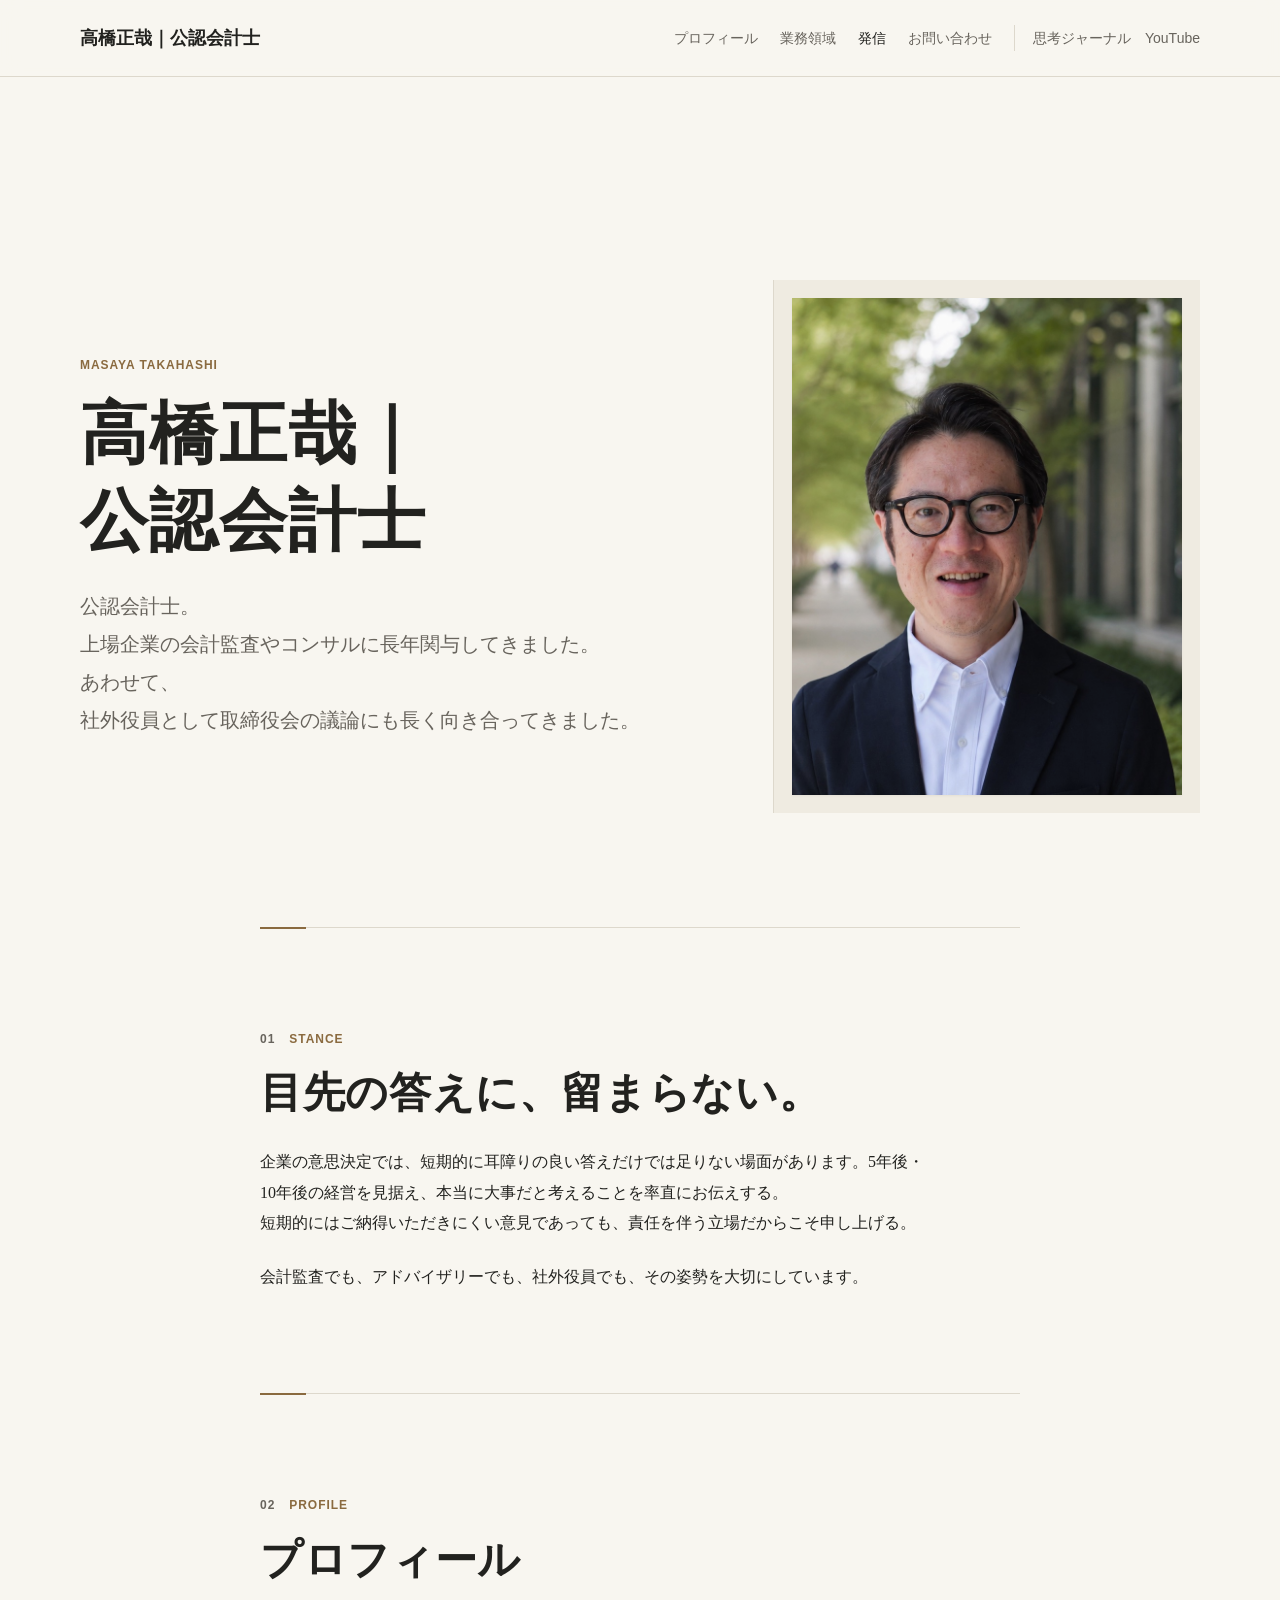
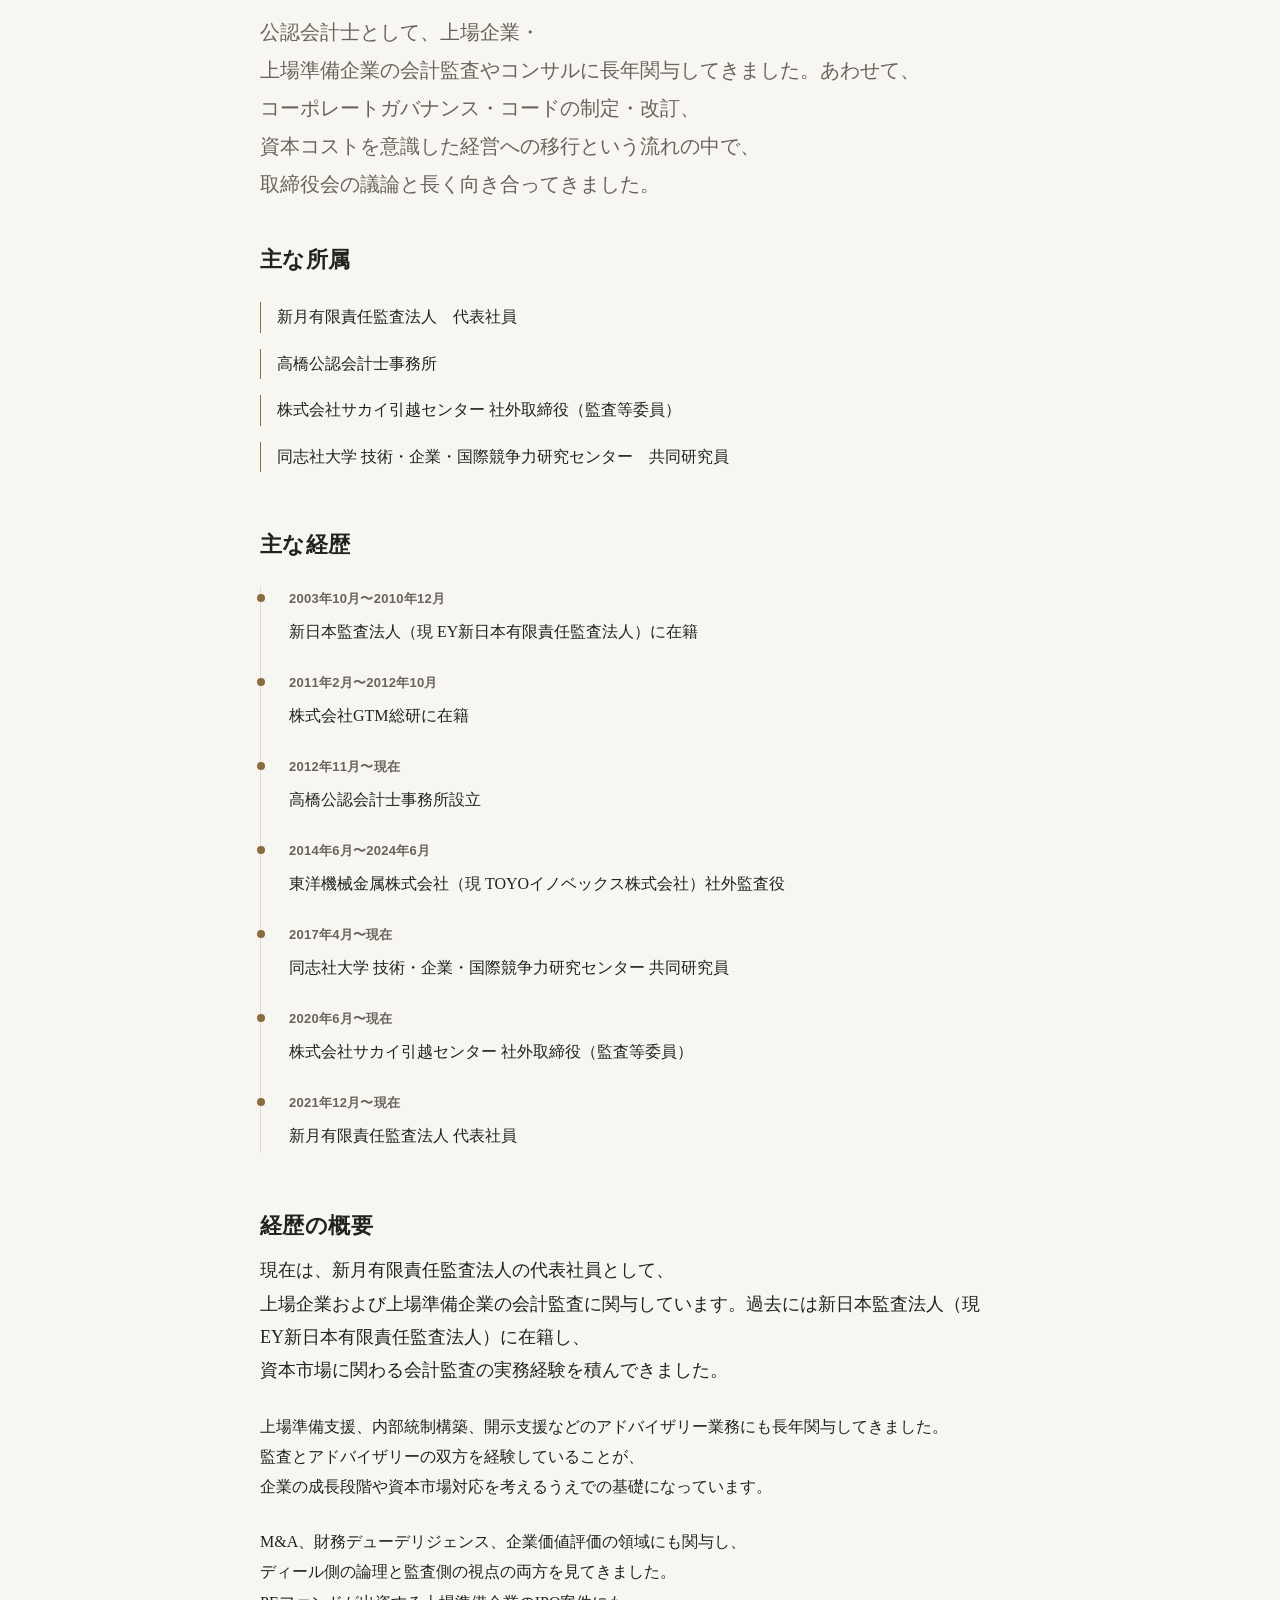
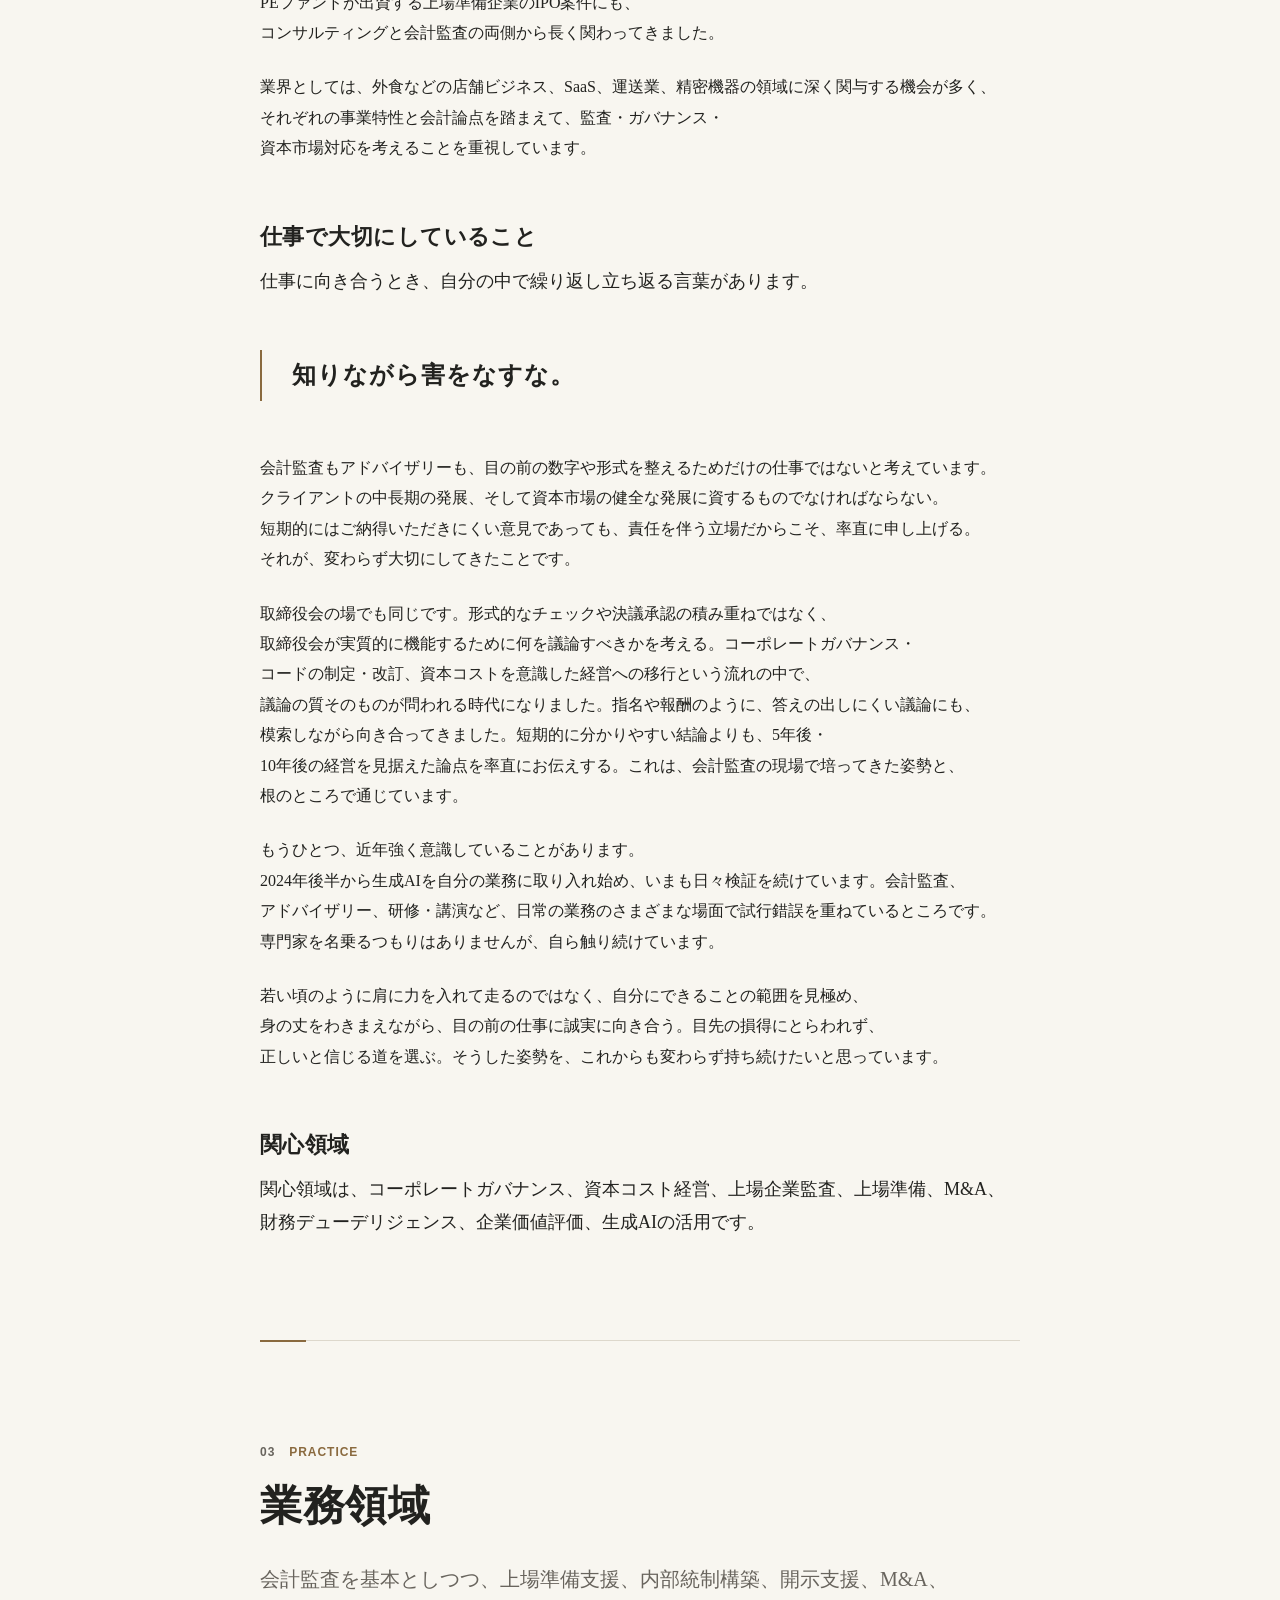
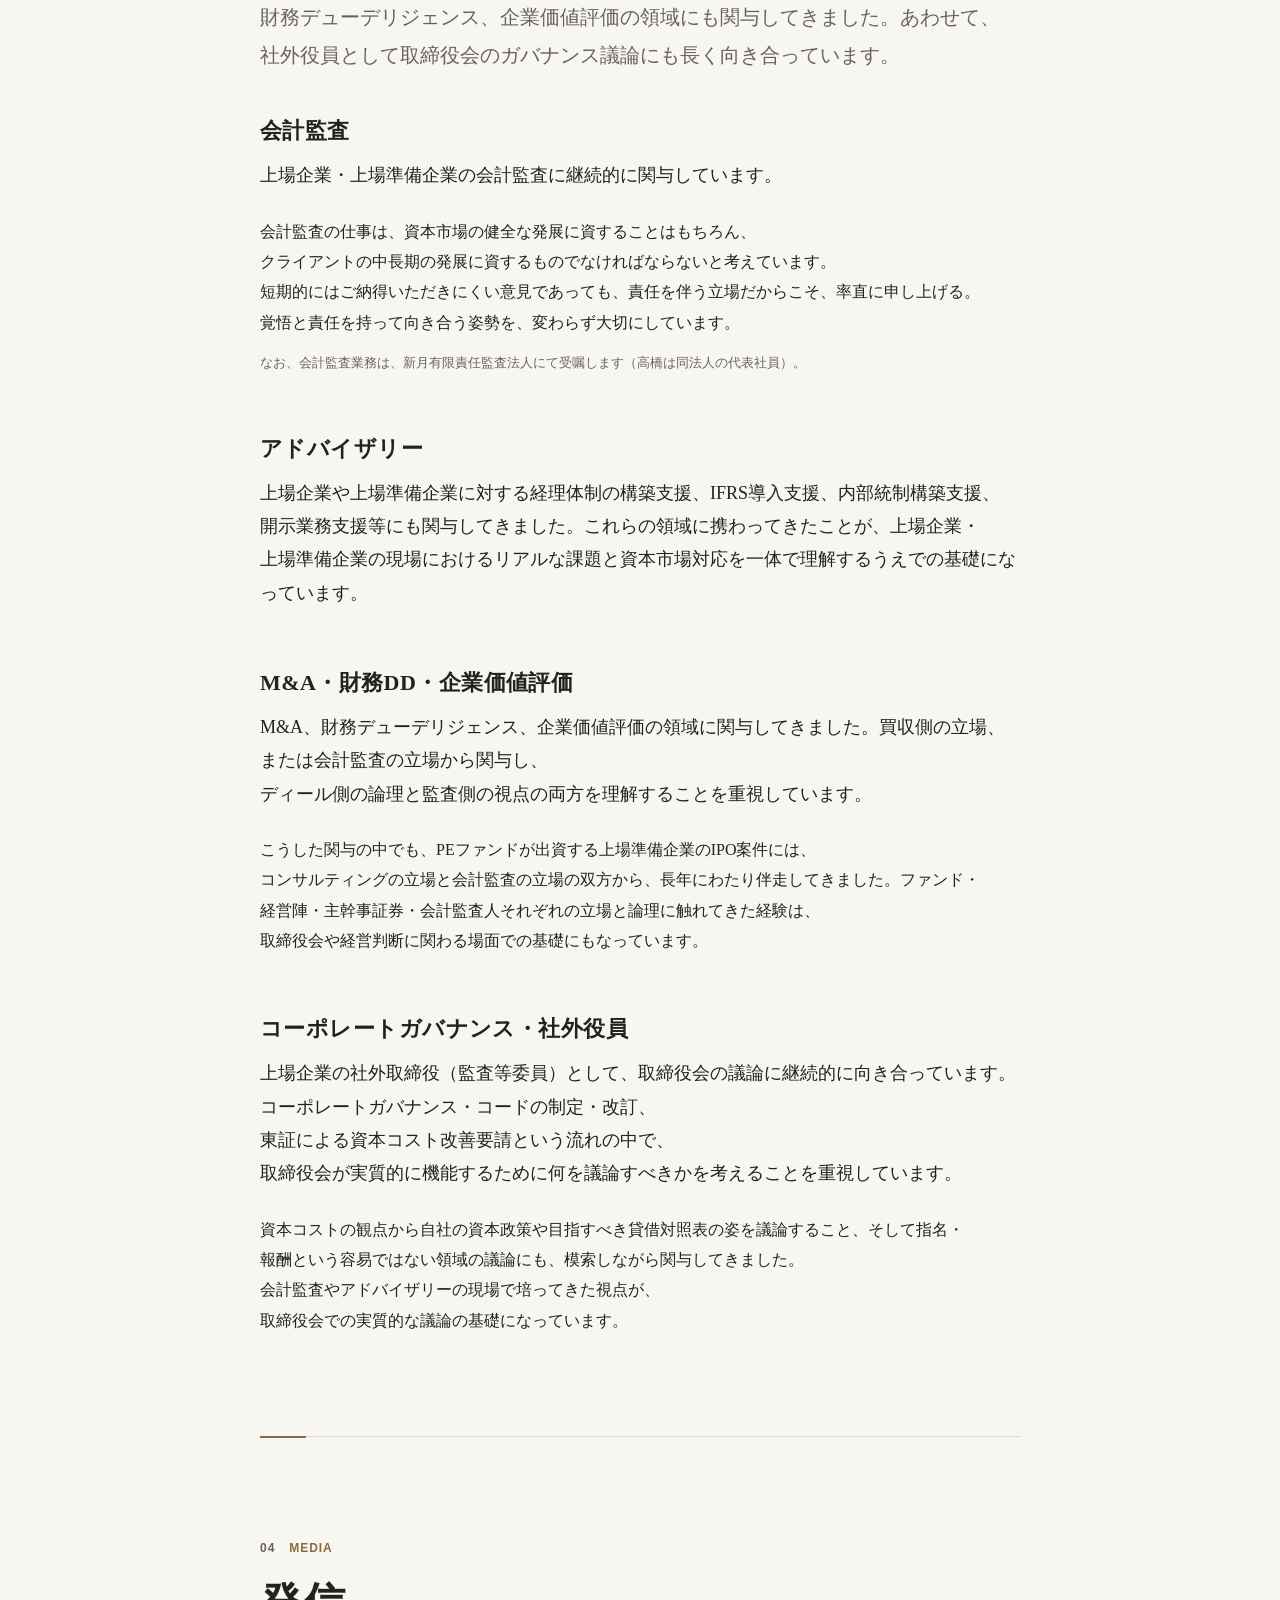
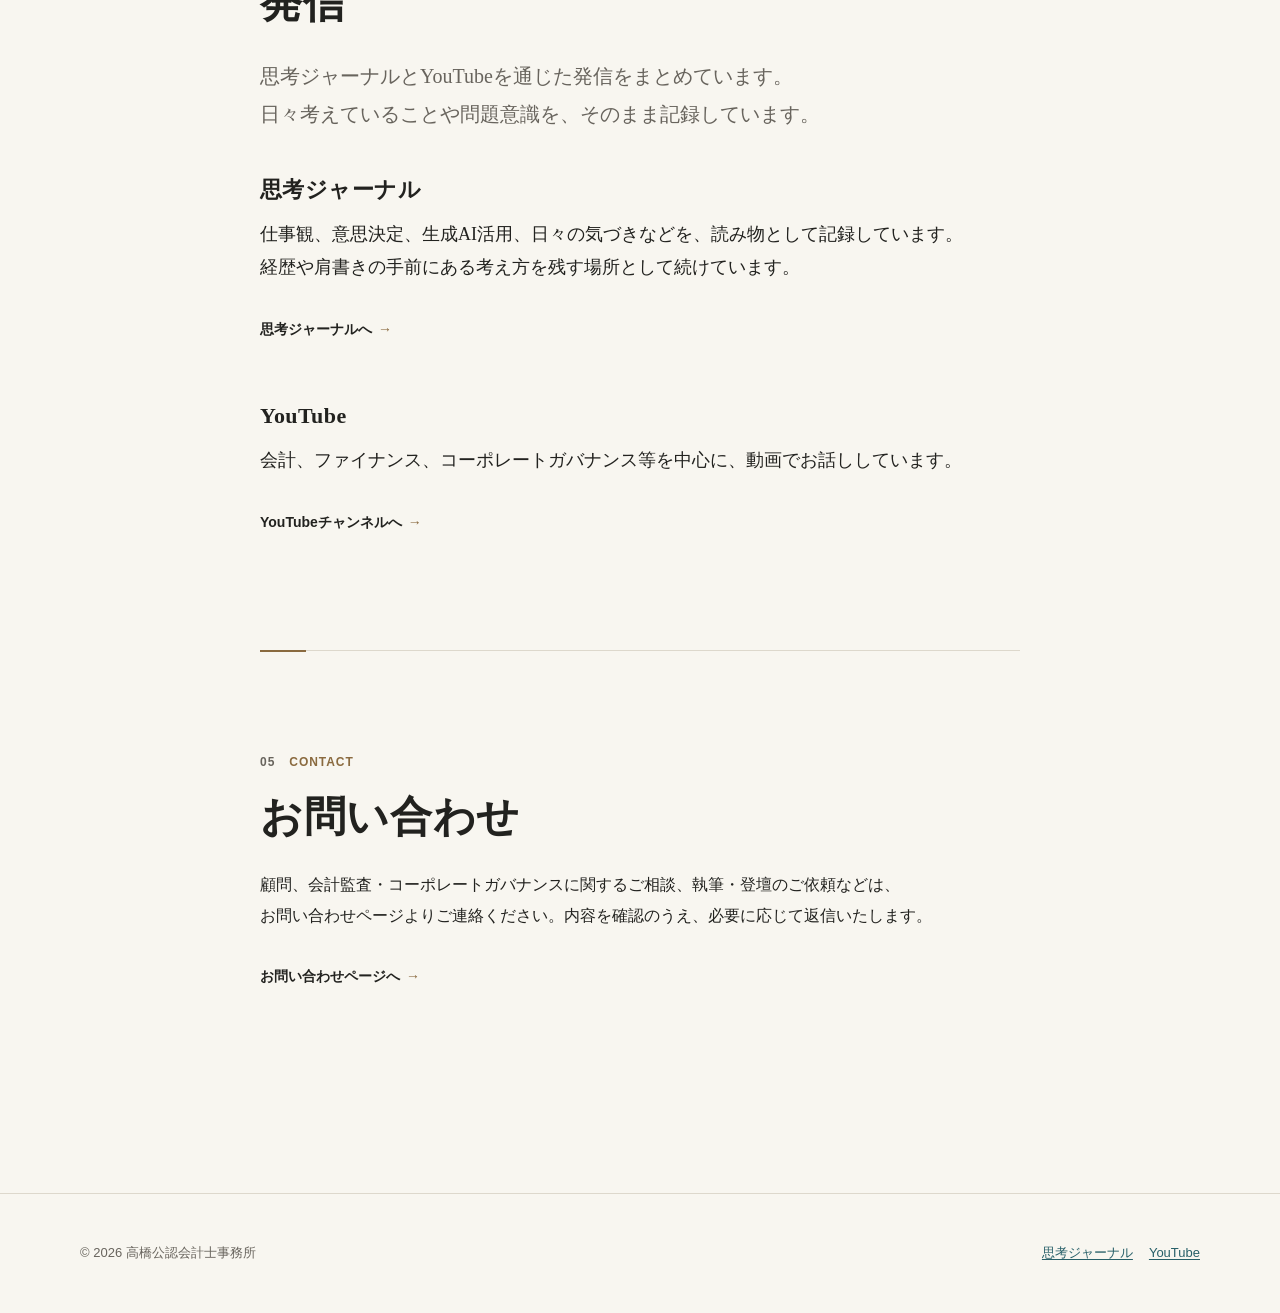
<file: index.html>
<!DOCTYPE html>
<html lang="ja">
<head>
  <meta charset="UTF-8">
  <meta name="viewport" content="width=device-width, initial-scale=1.0">
  <!-- Google tag (gtag.js) -->
  <script async src="https://www.googletagmanager.com/gtag/js?id=G-ZWQXEYSD6H"></script>
  <script>
    window.dataLayer = window.dataLayer || [];
    function gtag(){dataLayer.push(arguments);}
    gtag('js', new Date());
    gtag('config', 'G-ZWQXEYSD6H');
  </script>
  <meta name="description" content="公認会計士・高橋正哉の公式サイト。上場企業の会計監査やコンサルに長年関与してきました。あわせて、社外役員として取締役会の議論にも長く向き合ってきました。">
  <meta name="author" content="高橋正哉">
  <meta property="og:site_name" content="高橋正哉｜公認会計士">
  <meta property="og:type" content="website">
  <meta property="og:title" content="高橋正哉｜公認会計士">
  <meta property="og:description" content="公認会計士・高橋正哉の公式サイト。上場企業の会計監査やコンサルに長年関与してきました。あわせて、社外役員として取締役会の議論にも長く向き合ってきました。">
  <meta property="og:url" content="https://www.cpa-tm.com/">
  <meta property="og:image" content="https://www.cpa-tm.com/assets/img/ogp-default.jpg">
  <meta property="og:image:secure_url" content="https://www.cpa-tm.com/assets/img/ogp-default.jpg">
  <meta property="og:image:type" content="image/jpeg">
  <meta property="og:image:width" content="1200">
  <meta property="og:image:height" content="630">
  <meta property="og:image:alt" content="高橋正哉｜公認会計士／監査法人代表社員">
  <meta property="og:locale" content="ja_JP">
  <meta name="twitter:card" content="summary_large_image">
  <meta name="twitter:title" content="高橋正哉｜公認会計士">
  <meta name="twitter:description" content="公認会計士・高橋正哉の公式サイト。上場企業の会計監査やコンサルに長年関与してきました。あわせて、社外役員として取締役会の議論にも長く向き合ってきました。">
  <meta name="twitter:image" content="https://www.cpa-tm.com/assets/img/ogp-default.jpg">
  <meta name="twitter:image:alt" content="高橋正哉｜公認会計士／監査法人代表社員">
  <link rel="canonical" href="https://www.cpa-tm.com/">
  <link rel="icon" href="/assets/img/favicon.svg" type="image/svg+xml">
  <link rel="icon" type="image/png" sizes="32x32" href="/assets/img/favicon-32.png">
  <link rel="icon" type="image/png" sizes="192x192" href="/assets/img/favicon-192.png">
  <link rel="apple-touch-icon" href="/assets/img/apple-touch-icon.png">
  <link rel="stylesheet" href="assets/css/styles.css">
  <title>高橋正哉｜公認会計士</title>
  <script type="application/ld+json">
  {
    "@context": "https://schema.org",
    "@graph": [
      {
        "@type": "Person",
        "@id": "https://www.cpa-tm.com/#person",
        "name": "高橋 正哉",
        "alternateName": "Masaya Takahashi",
        "jobTitle": "公認会計士",
        "description": "公認会計士。上場企業の会計監査やコンサルに長年関与してきました。あわせて、社外役員として取締役会の議論にも長く向き合ってきました。",
        "affiliation": [
          {"@type": "Organization", "name": "新月有限責任監査法人"},
          {"@type": "Organization", "name": "高橋公認会計士事務所"},
          {"@type": "Organization", "name": "同志社大学 技術・企業・国際競争力研究センター"}
        ],
        "memberOf": {
          "@type": "Organization",
          "name": "株式会社サカイ引越センター",
          "description": "社外取締役（監査等委員）2020年〜現在"
        },
        "knowsAbout": [
          "コーポレートガバナンス",
          "コーポレートガバナンス・コード",
          "資本コスト経営",
          "上場会社監査",
          "上場準備支援",
          "監査等委員会設置会社",
          "M&A",
          "財務デューデリジェンス",
          "企業価値評価",
          "外食産業",
          "店舗ビジネス",
          "SaaS",
          "運送業",
          "精密機器"
        ],
        "url": "https://www.cpa-tm.com/",
        "sameAs": [
          "https://blog.cpa-tm.com/",
          "https://www.youtube.com/@cpa-tm"
        ]
      },
      {
        "@type": "ProfilePage",
        "@id": "https://www.cpa-tm.com/#profilepage",
        "url": "https://www.cpa-tm.com/",
        "name": "高橋正哉｜公認会計士",
        "inLanguage": "ja",
        "mainEntity": {"@id": "https://www.cpa-tm.com/#person"},
        "isPartOf": {"@id": "https://www.cpa-tm.com/#website"}
      },
      {
        "@type": "WebSite",
        "@id": "https://www.cpa-tm.com/#website",
        "name": "高橋正哉｜公認会計士",
        "url": "https://www.cpa-tm.com/",
        "inLanguage": "ja",
        "author": {"@id": "https://www.cpa-tm.com/#person"}
      }
    ]
  }
  </script>
</head>
<body>
  <header class="site-header">
    <div class="site-header-inner">
      <a class="site-title" href="index.html" aria-current="page">高橋正哉｜公認会計士</a>
      <nav class="site-nav" aria-label="主要ナビゲーション">
        <a href="#profile">プロフィール</a>
        <a href="#practice">業務領域</a>
        <a href="#media">発信</a>
        <a href="contact.html">お問い合わせ</a>
        <span class="external-links">
          <a href="https://blog.cpa-tm.com/">思考ジャーナル</a>
          <a href="https://www.youtube.com/@cpa-tm">YouTube</a>
        </span>
      </nav>
    </div>
  </header>

  <main class="page-main">
    <section class="hero wide-container" aria-labelledby="hero-title">
      <div class="hero-copy">
        <p class="eyebrow">Masaya Takahashi</p>
        <h1 class="hero-title" id="hero-title">高橋正哉｜公認会計士</h1>
        <p class="lead">公認会計士。上場企業の会計監査やコンサルに長年関与してきました。あわせて、社外役員として取締役会の議論にも長く向き合ってきました。</p>
      </div>
      <figure class="portrait-panel">
        <img src="assets/img/portrait.jpg" alt="公認会計士 高橋正哉のポートレート">
      </figure>
    </section>

    <section class="section-block content-container" aria-labelledby="stance-title">
      <p class="eyebrow">Stance</p>
      <h2 class="section-title" id="stance-title">目先の答えに、留まらない。</h2>
      <p>企業の意思決定では、短期的に耳障りの良い答えだけでは足りない場面があります。5年後・10年後の経営を見据え、本当に大事だと考えることを率直にお伝えする。短期的にはご納得いただきにくい意見であっても、責任を伴う立場だからこそ申し上げる。</p>
      <p>会計監査でも、アドバイザリーでも、社外役員でも、その姿勢を大切にしています。</p>
    </section>

    <section class="section-block content-container page-section" id="profile" aria-labelledby="profile-title">
      <p class="eyebrow">Profile</p>
      <h2 class="section-title" id="profile-title">プロフィール</h2>
      <p class="lead">公認会計士として、上場企業・上場準備企業の会計監査やコンサルに長年関与してきました。あわせて、コーポレートガバナンス・コードの制定・改訂、資本コストを意識した経営への移行という流れの中で、取締役会の議論と長く向き合ってきました。</p>

      <div class="subsection">
        <h3 class="subsection-title">主な所属</h3>
        <ul class="simple-list">
          <li>新月有限責任監査法人　代表社員</li>
          <li>高橋公認会計士事務所</li>
          <li>株式会社サカイ引越センター 社外取締役（監査等委員）</li>
          <li>同志社大学 技術・企業・国際競争力研究センター　共同研究員</li>
        </ul>
      </div>

      <div class="subsection">
        <h3 class="subsection-title">主な経歴</h3>
        <ol class="timeline">
          <li><span class="timeline-date">2003年10月〜2010年12月</span><span class="timeline-text">新日本監査法人（現 EY新日本有限責任監査法人）に在籍</span></li>
          <li><span class="timeline-date">2011年2月〜2012年10月</span><span class="timeline-text">株式会社GTM総研に在籍</span></li>
          <li><span class="timeline-date">2012年11月〜現在</span><span class="timeline-text">高橋公認会計士事務所設立</span></li>
          <li><span class="timeline-date">2014年6月〜2024年6月</span><span class="timeline-text">東洋機械金属株式会社（現 TOYOイノベックス株式会社）社外監査役</span></li>
          <li><span class="timeline-date">2017年4月〜現在</span><span class="timeline-text">同志社大学 技術・企業・国際競争力研究センター 共同研究員</span></li>
          <li><span class="timeline-date">2020年6月〜現在</span><span class="timeline-text">株式会社サカイ引越センター 社外取締役（監査等委員）</span></li>
          <li><span class="timeline-date">2021年12月〜現在</span><span class="timeline-text">新月有限責任監査法人 代表社員</span></li>
        </ol>
      </div>

      <div class="subsection">
        <h3 class="subsection-title">経歴の概要</h3>
        <p>現在は、新月有限責任監査法人の代表社員として、上場企業および上場準備企業の会計監査に関与しています。過去には新日本監査法人（現 EY新日本有限責任監査法人）に在籍し、資本市場に関わる会計監査の実務経験を積んできました。</p>
        <p>上場準備支援、内部統制構築、開示支援などのアドバイザリー業務にも長年関与してきました。監査とアドバイザリーの双方を経験していることが、企業の成長段階や資本市場対応を考えるうえでの基礎になっています。</p>
        <p>M&A、財務デューデリジェンス、企業価値評価の領域にも関与し、ディール側の論理と監査側の視点の両方を見てきました。PEファンドが出資する上場準備企業のIPO案件にも、コンサルティングと会計監査の両側から長く関わってきました。</p>
        <p>業界としては、外食などの店舗ビジネス、SaaS、運送業、精密機器の領域に深く関与する機会が多く、それぞれの事業特性と会計論点を踏まえて、監査・ガバナンス・資本市場対応を考えることを重視しています。</p>
      </div>

      <div class="subsection">
        <h3 class="subsection-title">仕事で大切にしていること</h3>
        <p>仕事に向き合うとき、自分の中で繰り返し立ち返る言葉があります。</p>
        <p class="pullquote">知りながら害をなすな。</p>
        <p>会計監査もアドバイザリーも、目の前の数字や形式を整えるためだけの仕事ではないと考えています。クライアントの中長期の発展、そして資本市場の健全な発展に資するものでなければならない。短期的にはご納得いただきにくい意見であっても、責任を伴う立場だからこそ、率直に申し上げる。それが、変わらず大切にしてきたことです。</p>
        <p>取締役会の場でも同じです。形式的なチェックや決議承認の積み重ねではなく、取締役会が実質的に機能するために何を議論すべきかを考える。コーポレートガバナンス・コードの制定・改訂、資本コストを意識した経営への移行という流れの中で、議論の質そのものが問われる時代になりました。指名や報酬のように、答えの出しにくい議論にも、模索しながら向き合ってきました。短期的に分かりやすい結論よりも、5年後・10年後の経営を見据えた論点を率直にお伝えする。これは、会計監査の現場で培ってきた姿勢と、根のところで通じています。</p>
        <p>もうひとつ、近年強く意識していることがあります。2024年後半から生成AIを自分の業務に取り入れ始め、いまも日々検証を続けています。会計監査、アドバイザリー、研修・講演など、日常の業務のさまざまな場面で試行錯誤を重ねているところです。専門家を名乗るつもりはありませんが、自ら触り続けています。</p>
        <p>若い頃のように肩に力を入れて走るのではなく、自分にできることの範囲を見極め、身の丈をわきまえながら、目の前の仕事に誠実に向き合う。目先の損得にとらわれず、正しいと信じる道を選ぶ。そうした姿勢を、これからも変わらず持ち続けたいと思っています。</p>
      </div>

      <div class="subsection">
        <h3 class="subsection-title">関心領域</h3>
        <p>関心領域は、コーポレートガバナンス、資本コスト経営、上場企業監査、上場準備、M&A、財務デューデリジェンス、企業価値評価、生成AIの活用です。</p>
      </div>
    </section>

    <section class="section-block content-container page-section" id="practice" aria-labelledby="practice-title">
      <p class="eyebrow">Practice</p>
      <h2 class="section-title" id="practice-title">業務領域</h2>
      <p class="lead">会計監査を基本としつつ、上場準備支援、内部統制構築、開示支援、M&A、財務デューデリジェンス、企業価値評価の領域にも関与してきました。あわせて、社外役員として取締役会のガバナンス議論にも長く向き合っています。</p>

      <div class="subsection">
        <h3 class="subsection-title">会計監査</h3>
        <p>上場企業・上場準備企業の会計監査に継続的に関与しています。</p>
        <p>会計監査の仕事は、資本市場の健全な発展に資することはもちろん、クライアントの中長期の発展に資するものでなければならないと考えています。短期的にはご納得いただきにくい意見であっても、責任を伴う立場だからこそ、率直に申し上げる。覚悟と責任を持って向き合う姿勢を、変わらず大切にしています。</p>
        <p class="note">なお、会計監査業務は、新月有限責任監査法人にて受嘱します（高橋は同法人の代表社員）。</p>
      </div>

      <div class="subsection">
        <h3 class="subsection-title">アドバイザリー</h3>
        <p>上場企業や上場準備企業に対する経理体制の構築支援、IFRS導入支援、内部統制構築支援、開示業務支援等にも関与してきました。これらの領域に携わってきたことが、上場企業・上場準備企業の現場におけるリアルな課題と資本市場対応を一体で理解するうえでの基礎になっています。</p>
      </div>

      <div class="subsection">
        <h3 class="subsection-title">M&A・財務DD・企業価値評価</h3>
        <p>M&A、財務デューデリジェンス、企業価値評価の領域に関与してきました。買収側の立場、または会計監査の立場から関与し、ディール側の論理と監査側の視点の両方を理解することを重視しています。</p>
        <p>こうした関与の中でも、PEファンドが出資する上場準備企業のIPO案件には、コンサルティングの立場と会計監査の立場の双方から、長年にわたり伴走してきました。ファンド・経営陣・主幹事証券・会計監査人それぞれの立場と論理に触れてきた経験は、取締役会や経営判断に関わる場面での基礎にもなっています。</p>
      </div>

      <div class="subsection">
        <h3 class="subsection-title">コーポレートガバナンス・社外役員</h3>
        <p>上場企業の社外取締役（監査等委員）として、取締役会の議論に継続的に向き合っています。コーポレートガバナンス・コードの制定・改訂、東証による資本コスト改善要請という流れの中で、取締役会が実質的に機能するために何を議論すべきかを考えることを重視しています。</p>
        <p>資本コストの観点から自社の資本政策や目指すべき貸借対照表の姿を議論すること、そして指名・報酬という容易ではない領域の議論にも、模索しながら関与してきました。会計監査やアドバイザリーの現場で培ってきた視点が、取締役会での実質的な議論の基礎になっています。</p>
      </div>
    </section>

    <section class="section-block content-container page-section" id="media" aria-labelledby="media-title">
      <p class="eyebrow">Media</p>
      <h2 class="section-title" id="media-title">発信</h2>
      <p class="lead">思考ジャーナルとYouTubeを通じた発信をまとめています。日々考えていることや問題意識を、そのまま記録しています。</p>

      <div class="subsection">
        <h3 class="subsection-title">思考ジャーナル</h3>
        <p>仕事観、意思決定、生成AI活用、日々の気づきなどを、読み物として記録しています。経歴や肩書きの手前にある考え方を残す場所として続けています。</p>
        <p class="link-row"><a class="text-link" href="https://blog.cpa-tm.com/">思考ジャーナルへ</a></p>
      </div>

      <div class="subsection">
        <h3 class="subsection-title">YouTube</h3>
        <p>会計、ファイナンス、コーポレートガバナンス等を中心に、動画でお話ししています。</p>
        <p class="link-row"><a class="text-link" href="https://www.youtube.com/@cpa-tm">YouTubeチャンネルへ</a></p>
      </div>
    </section>

    <section class="section-block content-container" aria-labelledby="contact-title">
      <p class="eyebrow">Contact</p>
      <h2 class="section-title" id="contact-title">お問い合わせ</h2>
      <p>顧問、会計監査・コーポレートガバナンスに関するご相談、執筆・登壇のご依頼などは、お問い合わせページよりご連絡ください。内容を確認のうえ、必要に応じて返信いたします。</p>
      <p class="link-row"><a class="text-link" href="contact.html">お問い合わせページへ</a></p>
    </section>
  </main>

  <footer class="site-footer">
    <div class="site-footer-inner">
      <p>&copy; 2026 高橋公認会計士事務所</p>
      <div class="footer-links">
        <a href="https://blog.cpa-tm.com/">思考ジャーナル</a>
        <a href="https://www.youtube.com/@cpa-tm">YouTube</a>
      </div>
    </div>
  </footer>

  <script>
    (function () {
      var links = Array.prototype.slice.call(
        document.querySelectorAll('.site-nav a[href^="#"]')
      );
      if (!links.length || !('IntersectionObserver' in window)) {
        return;
      }
      var map = {};
      links.forEach(function (a) {
        var id = a.getAttribute('href').slice(1);
        var section = document.getElementById(id);
        if (section) {
          map[id] = a;
        }
      });
      var observer = new IntersectionObserver(function (entries) {
        entries.forEach(function (entry) {
          if (entry.isIntersecting) {
            links.forEach(function (a) { a.classList.remove('is-current'); });
            var current = map[entry.target.id];
            if (current) {
              current.classList.add('is-current');
            }
          }
        });
      }, { rootMargin: '-45% 0px -50% 0px' });
      Object.keys(map).forEach(function (id) {
        observer.observe(document.getElementById(id));
      });
    })();
  </script>
</body>
</html>
</file>
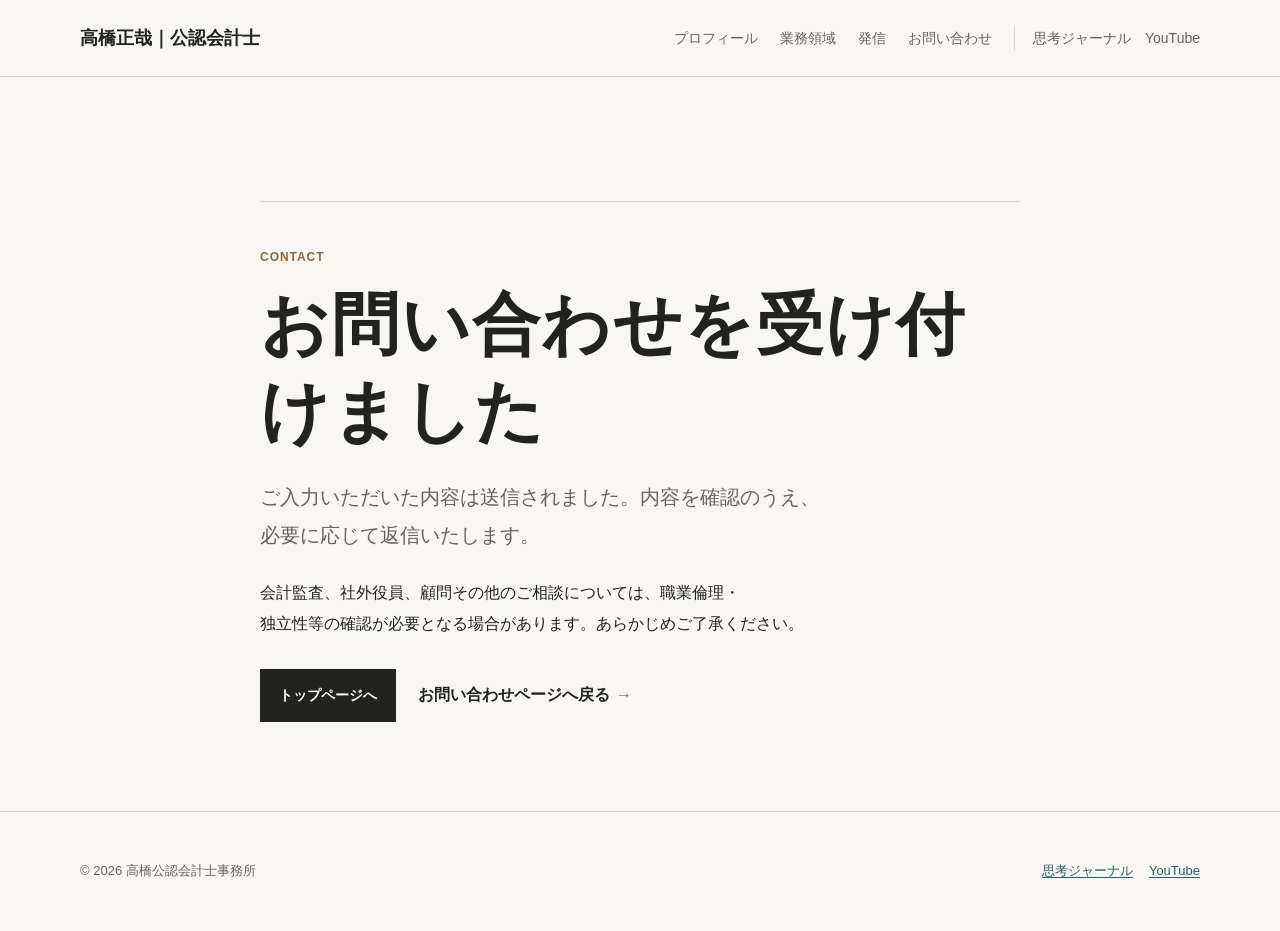
<file: contact-thanks.html>
<!DOCTYPE html>
<html lang="ja">
<head>
  <meta charset="UTF-8">
  <meta name="viewport" content="width=device-width, initial-scale=1.0">
  <!-- Google tag (gtag.js) -->
  <script async src="https://www.googletagmanager.com/gtag/js?id=G-ZWQXEYSD6H"></script>
  <script>
    window.dataLayer = window.dataLayer || [];
    function gtag(){dataLayer.push(arguments);}
    gtag('js', new Date());
    gtag('config', 'G-ZWQXEYSD6H');
  </script>
  <meta name="robots" content="noindex, nofollow">
  <meta name="description" content="お問い合わせの送信完了ページです。">
  <meta name="author" content="高橋正哉">
  <meta property="og:site_name" content="高橋正哉｜公認会計士">
  <meta property="og:type" content="website">
  <meta property="og:title" content="お問い合わせを受け付けました｜高橋正哉">
  <meta property="og:description" content="お問い合わせの送信が完了しました。">
  <meta property="og:url" content="https://www.cpa-tm.com/contact-thanks.html">
  <meta property="og:image" content="https://www.cpa-tm.com/assets/img/ogp-default.jpg">
  <meta property="og:image:secure_url" content="https://www.cpa-tm.com/assets/img/ogp-default.jpg">
  <meta property="og:image:type" content="image/jpeg">
  <meta property="og:image:width" content="1200">
  <meta property="og:image:height" content="630">
  <meta property="og:image:alt" content="高橋正哉｜公認会計士／監査法人代表社員">
  <meta property="og:locale" content="ja_JP">
  <meta name="twitter:card" content="summary_large_image">
  <meta name="twitter:title" content="お問い合わせを受け付けました｜高橋正哉">
  <meta name="twitter:description" content="お問い合わせの送信が完了しました。">
  <meta name="twitter:image" content="https://www.cpa-tm.com/assets/img/ogp-default.jpg">
  <meta name="twitter:image:alt" content="高橋正哉｜公認会計士／監査法人代表社員">
  <link rel="canonical" href="https://www.cpa-tm.com/contact-thanks.html">
  <link rel="icon" href="/assets/img/favicon.svg" type="image/svg+xml">
  <link rel="icon" type="image/png" sizes="32x32" href="/assets/img/favicon-32.png">
  <link rel="icon" type="image/png" sizes="192x192" href="/assets/img/favicon-192.png">
  <link rel="apple-touch-icon" href="/assets/img/apple-touch-icon.png">
  <link rel="stylesheet" href="assets/css/styles.css">
  <title>お問い合わせを受け付けました｜高橋正哉</title>
</head>
<body>
  <header class="site-header">
    <div class="site-header-inner">
      <a class="site-title" href="index.html">高橋正哉｜公認会計士</a>
      <nav class="site-nav" aria-label="主要ナビゲーション">
        <a href="index.html#profile">プロフィール</a>
        <a href="index.html#practice">業務領域</a>
        <a href="index.html#media">発信</a>
        <a href="contact.html">お問い合わせ</a>
        <span class="external-links">
          <a href="https://blog.cpa-tm.com/">思考ジャーナル</a>
          <a href="https://www.youtube.com/@cpa-tm">YouTube</a>
        </span>
      </nav>
    </div>
  </header>

  <main class="page-main">
    <article class="content-container">
      <section class="thanks-panel" aria-labelledby="thanks-title">
        <p class="eyebrow">Contact</p>
        <h1 class="page-title" id="thanks-title">お問い合わせを受け付けました</h1>
        <p class="lead">ご入力いただいた内容は送信されました。内容を確認のうえ、必要に応じて返信いたします。</p>
        <p>会計監査、社外役員、顧問その他のご相談については、職業倫理・独立性等の確認が必要となる場合があります。あらかじめご了承ください。</p>
        <div class="thanks-actions" aria-label="次の移動先">
          <a class="button" href="index.html">トップページへ</a>
          <a class="text-link" href="contact.html">お問い合わせページへ戻る</a>
        </div>
      </section>
    </article>
  </main>

  <footer class="site-footer">
    <div class="site-footer-inner">
      <p>&copy; 2026 高橋公認会計士事務所</p>
      <div class="footer-links">
        <a href="https://blog.cpa-tm.com/">思考ジャーナル</a>
        <a href="https://www.youtube.com/@cpa-tm">YouTube</a>
      </div>
    </div>
  </footer>
</body>
</html>
</file>
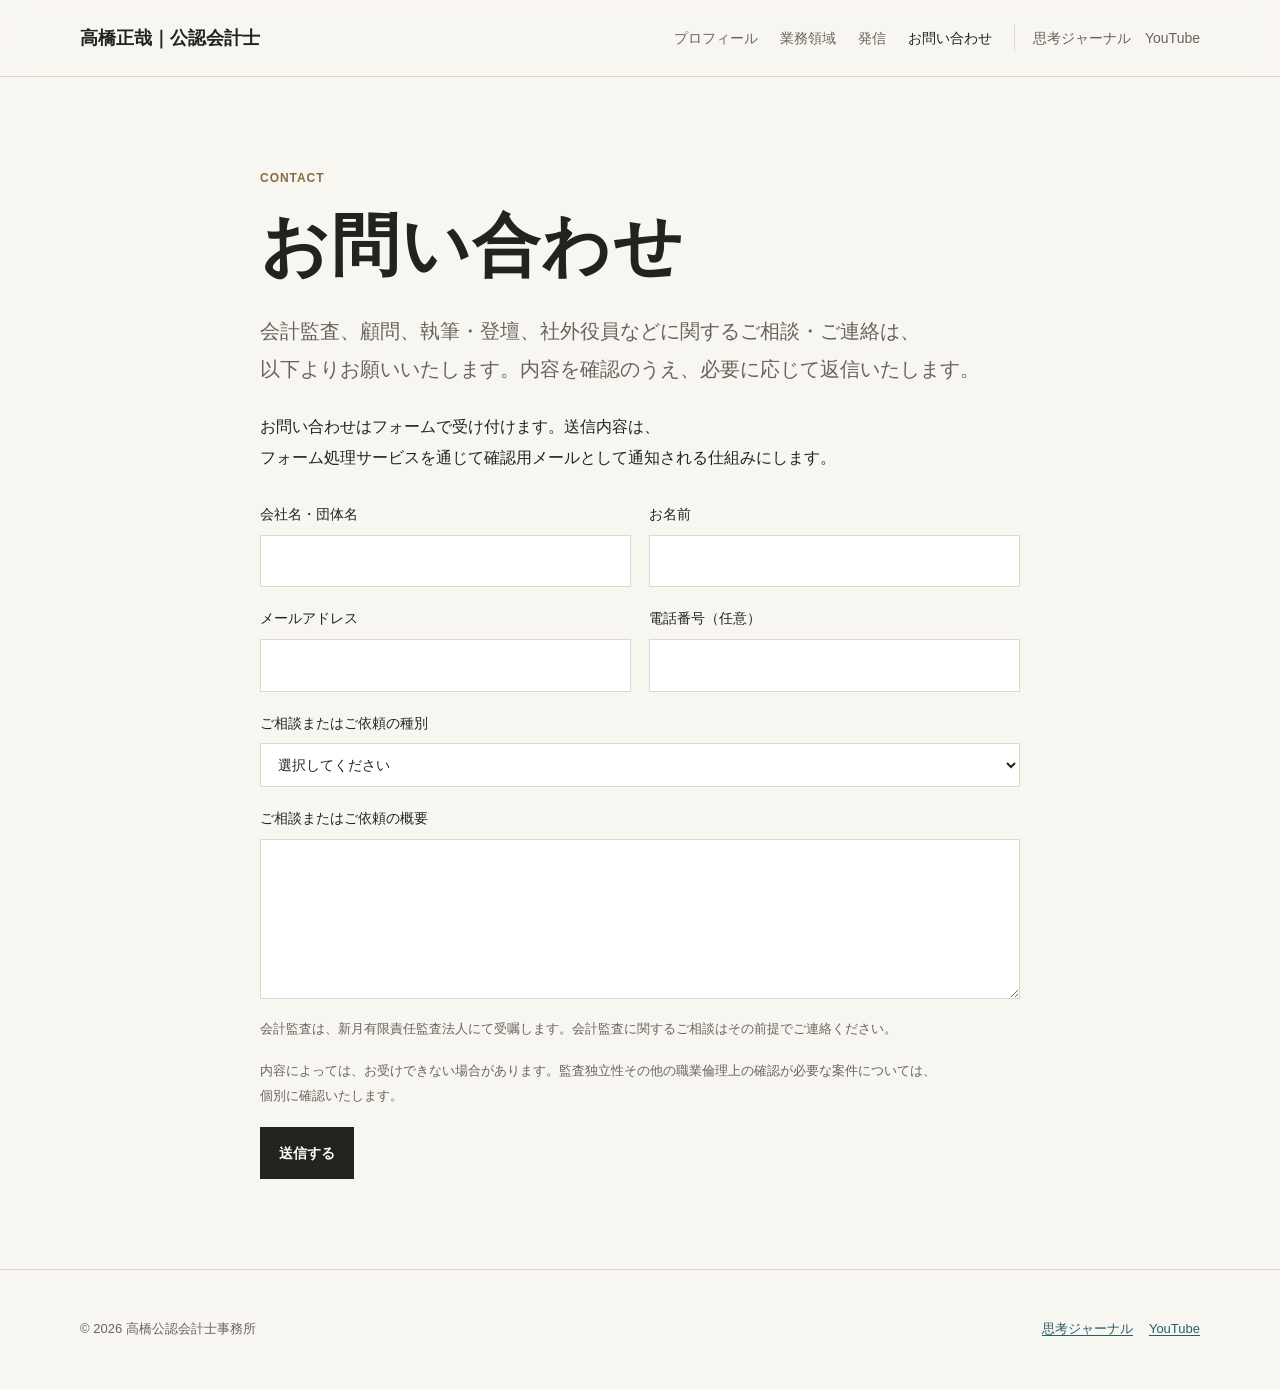
<file: contact.html>
<!DOCTYPE html>
<html lang="ja">
<head>
  <meta charset="UTF-8">
  <meta name="viewport" content="width=device-width, initial-scale=1.0">
  <!-- Google tag (gtag.js) -->
  <script async src="https://www.googletagmanager.com/gtag/js?id=G-ZWQXEYSD6H"></script>
  <script>
    window.dataLayer = window.dataLayer || [];
    function gtag(){dataLayer.push(arguments);}
    gtag('js', new Date());
    gtag('config', 'G-ZWQXEYSD6H');
  </script>
  <meta name="description" content="公認会計士・高橋正哉へのお問い合わせページ。会計監査、顧問、執筆・登壇、社外役員等に関するご連絡はこちらからお願いいたします。">
  <meta name="author" content="高橋正哉">
  <meta property="og:site_name" content="高橋正哉｜公認会計士">
  <meta property="og:type" content="website">
  <meta property="og:title" content="お問い合わせ｜高橋正哉">
  <meta property="og:description" content="公認会計士・高橋正哉へのお問い合わせページ。会計監査、顧問、執筆・登壇、社外役員等に関するご連絡はこちらからお願いいたします。">
  <meta property="og:url" content="https://www.cpa-tm.com/contact.html">
  <meta property="og:image" content="https://www.cpa-tm.com/assets/img/ogp-default.jpg">
  <meta property="og:image:secure_url" content="https://www.cpa-tm.com/assets/img/ogp-default.jpg">
  <meta property="og:image:type" content="image/jpeg">
  <meta property="og:image:width" content="1200">
  <meta property="og:image:height" content="630">
  <meta property="og:image:alt" content="高橋正哉｜公認会計士／監査法人代表社員">
  <meta property="og:locale" content="ja_JP">
  <meta name="twitter:card" content="summary_large_image">
  <meta name="twitter:title" content="お問い合わせ｜高橋正哉">
  <meta name="twitter:description" content="公認会計士・高橋正哉へのお問い合わせページ。会計監査、顧問、執筆・登壇、社外役員等に関するご連絡はこちらからお願いいたします。">
  <meta name="twitter:image" content="https://www.cpa-tm.com/assets/img/ogp-default.jpg">
  <meta name="twitter:image:alt" content="高橋正哉｜公認会計士／監査法人代表社員">
  <link rel="canonical" href="https://www.cpa-tm.com/contact.html">
  <link rel="icon" href="/assets/img/favicon.svg" type="image/svg+xml">
  <link rel="icon" type="image/png" sizes="32x32" href="/assets/img/favicon-32.png">
  <link rel="icon" type="image/png" sizes="192x192" href="/assets/img/favicon-192.png">
  <link rel="apple-touch-icon" href="/assets/img/apple-touch-icon.png">
  <link rel="stylesheet" href="assets/css/styles.css">
  <title>お問い合わせ｜高橋正哉</title>
</head>
<body>
  <header class="site-header">
    <div class="site-header-inner">
      <a class="site-title" href="index.html">高橋正哉｜公認会計士</a>
      <nav class="site-nav" aria-label="主要ナビゲーション">
        <a href="index.html#profile">プロフィール</a>
        <a href="index.html#practice">業務領域</a>
        <a href="index.html#media">発信</a>
        <a href="contact.html" aria-current="page">お問い合わせ</a>
        <span class="external-links">
          <a href="https://blog.cpa-tm.com/">思考ジャーナル</a>
          <a href="https://www.youtube.com/@cpa-tm">YouTube</a>
        </span>
      </nav>
    </div>
  </header>

  <main class="page-main">
    <article class="content-container">
      <p class="eyebrow">Contact</p>
      <h1 class="page-title">お問い合わせ</h1>
      <p class="lead">会計監査、顧問、執筆・登壇、社外役員などに関するご相談・ご連絡は、以下よりお願いいたします。内容を確認のうえ、必要に応じて返信いたします。</p>
      <p>お問い合わせはフォームで受け付けます。送信内容は、フォーム処理サービスを通じて確認用メールとして通知される仕組みにします。</p>

      <form class="contact-form" id="contact-form" action="https://formspree.io/f/xykovlew" method="post" onsubmit="event.preventDefault(); handleContactSubmit(event); return false;" novalidate>
        <input type="hidden" name="source_page" value="https://www.cpa-tm.com/contact.html">
        <div class="form-grid">
          <label class="field">
            <span>会社名・団体名</span>
            <input type="text" name="organization" autocomplete="organization">
          </label>
          <label class="field">
            <span>お名前</span>
            <input type="text" name="name" autocomplete="name" required>
          </label>
          <label class="field">
            <span>メールアドレス</span>
            <input type="email" name="email" autocomplete="email" required>
          </label>
          <label class="field">
            <span>電話番号（任意）</span>
            <input type="tel" name="tel" autocomplete="tel">
          </label>
          <label class="field full">
            <span>ご相談またはご依頼の種別</span>
            <select name="topic">
              <option value="">選択してください</option>
              <option>会計監査に関するご相談</option>
              <option>顧問に関するご相談</option>
              <option>執筆・登壇に関するご相談</option>
              <option>社外役員に関するご相談</option>
              <option>その他</option>
            </select>
          </label>
          <label class="field full">
            <span>ご相談またはご依頼の概要</span>
            <textarea name="message" required></textarea>
          </label>
          <label class="field form-honeypot" aria-hidden="true">
            <span>入力しないでください</span>
            <input type="text" name="_gotcha" tabindex="-1" autocomplete="off">
          </label>
        </div>
        <p class="form-note">会計監査は、新月有限責任監査法人にて受嘱します。会計監査に関するご相談はその前提でご連絡ください。</p>
        <p class="form-note">内容によっては、お受けできない場合があります。監査独立性その他の職業倫理上の確認が必要な案件については、個別に確認いたします。</p>
        <p class="form-status" id="contact-form-status" role="alert" hidden></p>
        <button class="button" type="submit">送信する</button>
      </form>

      <section class="thanks-panel" id="contact-thanks" aria-labelledby="contact-thanks-title" hidden>
        <p class="eyebrow">Sent</p>
        <h2 class="section-title" id="contact-thanks-title">お問い合わせを受け付けました</h2>
        <p class="lead">ご入力いただいた内容は送信されました。内容を確認のうえ、必要に応じて返信いたします。</p>
        <p>会計監査、社外役員、顧問その他のご相談については、職業倫理・独立性等の確認が必要となる場合があります。あらかじめご了承ください。</p>
        <div class="thanks-actions" aria-label="次の移動先">
          <a class="button" href="index.html">トップページへ</a>
          <a class="text-link" href="contact.html">お問い合わせページへ戻る</a>
        </div>
      </section>
    </article>
  </main>

  <footer class="site-footer">
    <div class="site-footer-inner">
      <p>&copy; 2026 高橋公認会計士事務所</p>
      <div class="footer-links">
        <a href="https://blog.cpa-tm.com/">思考ジャーナル</a>
        <a href="https://www.youtube.com/@cpa-tm">YouTube</a>
      </div>
    </div>
  </footer>
  <script>
    async function handleContactSubmit(event) {
      const contactForm = event.currentTarget;
      const contactThanks = document.querySelector("#contact-thanks");
      const contactStatus = document.querySelector("#contact-form-status");

      if (!contactForm || !contactThanks || !contactStatus) {
        return;
      }

      if (!contactForm.reportValidity()) {
        return;
      }

      const submitButton = contactForm.querySelector('button[type="submit"]');
      const originalButtonText = submitButton.textContent;
      const formData = new FormData(contactForm);

      contactStatus.hidden = true;
      submitButton.disabled = true;
      submitButton.textContent = "送信中";

      try {
        const response = await fetch(contactForm.action, {
          method: "POST",
          body: formData,
          headers: {
            "Accept": "application/json"
          }
        });

        if (!response.ok) {
          throw new Error("Form submission failed");
        }

        const contentContainer = contactForm.closest(".content-container");
        if (contentContainer) {
          contentContainer.innerHTML = `
            <section class="thanks-panel" aria-labelledby="contact-thanks-title">
              <p class="eyebrow">Sent</p>
              <h1 class="page-title" id="contact-thanks-title">お問い合わせを受け付けました</h1>
              <p class="lead">ご入力いただいた内容は送信されました。内容を確認のうえ、必要に応じて返信いたします。</p>
              <p>会計監査、社外役員、顧問その他のご相談については、職業倫理・独立性等の確認が必要となる場合があります。あらかじめご了承ください。</p>
              <div class="thanks-actions" aria-label="次の移動先">
                <a class="button" href="index.html">トップページへ</a>
                <a class="text-link" href="contact.html">お問い合わせページへ戻る</a>
              </div>
            </section>
          `;
          contentContainer.scrollIntoView({ behavior: "smooth", block: "start" });
          return;
        }

        contactForm.reset();
        contactForm.style.display = "none";
        contactForm.setAttribute("aria-hidden", "true");
        contactThanks.hidden = false;
        contactThanks.style.display = "block";
        contactThanks.scrollIntoView({ behavior: "smooth", block: "start" });
      } catch (error) {
        contactStatus.textContent = "送信できませんでした。時間をおいて再度お試しください。";
        contactStatus.hidden = false;
        submitButton.disabled = false;
        submitButton.textContent = originalButtonText;
      }
    }
  </script>
</body>
</html>
</file>
<file: assets/css/styles.css>
:root {
  --page: #f8f6f0;
  --surface: #ffffff;
  --text: #22221f;
  --muted: #68645d;
  --border: #ddd8cc;
  --subtle: #efebe1;
  --accent: #8a6a3f;
  --link: #275f68;
  --ink: #111111;
  --sans: "Hiragino Sans", "Yu Gothic", YuGothic, Meiryo, sans-serif;
  --serif: "Hiragino Mincho ProN", "Yu Mincho", YuMincho, "Noto Serif JP", serif;
  --wide: 1120px;
  --content: 760px;
  --gutter: clamp(20px, 5vw, 56px);
}

*,
*::before,
*::after {
  box-sizing: border-box;
}

[hidden] {
  display: none !important;
}

html {
  scroll-behavior: smooth;
}

body {
  margin: 0;
  background: var(--page);
  color: var(--text);
  font-family: var(--serif);
  font-size: 16px;
  line-height: 1.9;
  word-break: keep-all;
  overflow-wrap: break-word;
  line-break: strict;
  text-rendering: optimizeLegibility;
}

img,
svg {
  display: block;
  max-width: 100%;
}

a {
  color: var(--link);
  text-decoration-thickness: 1px;
  text-underline-offset: 0.18em;
}

a:hover {
  color: var(--accent);
}

button,
input,
textarea,
select {
  font: inherit;
}

.site-header,
.site-footer {
  padding-inline: var(--gutter);
}

.site-header {
  position: sticky;
  top: 0;
  z-index: 10;
  border-bottom: 1px solid var(--border);
  background: rgba(248, 246, 240, 0.94);
  backdrop-filter: blur(10px);
}

.site-header-inner,
.site-footer-inner,
.wide-container {
  width: min(100%, var(--wide), calc(100vw - (2 * var(--gutter))));
  margin-inline: auto;
}

.content-container {
  width: min(100%, var(--content), calc(100vw - (2 * var(--gutter))));
  margin-inline: auto;
  min-width: 0;
}

.site-header-inner {
  display: flex;
  align-items: center;
  justify-content: space-between;
  min-height: 76px;
  gap: 28px;
}

.site-title {
  color: var(--text);
  font-family: var(--serif);
  font-size: 18px;
  font-weight: 700;
  text-decoration: none;
  white-space: nowrap;
}

.site-nav {
  display: flex;
  align-items: center;
  gap: 22px;
  font-family: var(--sans);
  font-size: 14px;
  min-width: 0;
}

.site-nav a {
  color: var(--muted);
  text-decoration: none;
}

.site-nav a:hover,
.site-nav a[aria-current="page"] {
  color: var(--text);
}

.external-links {
  display: flex;
  gap: 14px;
  padding-left: 18px;
  border-left: 1px solid var(--border);
}

.page-main {
  padding: clamp(44px, 7vw, 92px) var(--gutter);
  counter-reset: section;
}

.hero {
  display: grid;
  grid-template-columns: minmax(0, 1.02fr) minmax(280px, 0.72fr);
  align-items: center;
  gap: clamp(38px, 7vw, 88px);
  min-height: calc(100vh - 140px);
}

.hero-copy {
  max-width: 760px;
  min-width: 0;
}

.eyebrow {
  margin: 0 0 14px;
  color: var(--accent);
  font-family: var(--sans);
  font-size: 12px;
  font-weight: 700;
  letter-spacing: 0.08em;
  text-transform: uppercase;
}

.page-title,
.hero-title {
  margin: 0;
  font-size: clamp(34px, 6vw, 68px);
  font-weight: 700;
  line-height: 1.28;
  letter-spacing: 0.02em;
}

.hero-position {
  margin: 22px 0 0;
  font-family: var(--serif);
  font-size: clamp(22px, 3.2vw, 34px);
  font-weight: 700;
  line-height: 1.45;
}

.lead {
  margin: 22px 0 0;
  color: var(--muted);
  font-size: clamp(17px, 2.2vw, 20px);
  line-height: 1.9;
}

.hero-actions,
.link-row {
  display: flex;
  flex-wrap: wrap;
  gap: 12px 22px;
  margin-top: 32px;
  font-family: var(--sans);
  font-size: 14px;
}

.text-link {
  color: var(--text);
  font-weight: 700;
  text-decoration: none;
}

.text-link::after {
  content: " →";
  color: var(--accent);
  margin-left: 2px;
}

.portrait-panel {
  align-self: center;
  aspect-ratio: 4 / 5;
  min-width: 0;
  max-height: min(720px, calc(100vh - 170px));
  margin: 0;
  padding: 18px;
  border-left: 1px solid var(--border);
  background: var(--subtle);
}

.portrait-panel img {
  width: 100%;
  height: 100%;
  object-fit: cover;
  object-position: 52% 48%;
  filter: saturate(0.92) contrast(0.98);
  box-shadow: 0 1px 2px rgba(34, 34, 31, 0.06);
}

.section-block {
  position: relative;
  padding-block: clamp(54px, 8vw, 100px);
  border-top: 1px solid var(--border);
  counter-increment: section;
}

/* 章の起点マーク：左罫線モチーフを横に転用した短い金色のアクセント */
.section-block::before {
  content: "";
  position: absolute;
  top: -1px;
  left: 0;
  width: 46px;
  height: 2px;
  background: var(--accent);
}

/* 章番号：01 02 … 索引のように静かにリズムを刻む */
.section-block > .eyebrow {
  display: flex;
  align-items: baseline;
  gap: 14px;
}

.section-block > .eyebrow::before {
  content: counter(section, decimal-leading-zero);
  color: var(--muted);
  font-variant-numeric: tabular-nums;
  font-feature-settings: "tnum";
}

/* 主な経歴：平坦な表 → 縦の年表（節目が一目で分かる） */
.timeline {
  margin: 26px 0 0;
  padding: 0;
  list-style: none;
}

.timeline li {
  position: relative;
  padding: 0 0 24px 28px;
  border-left: 1px solid var(--border);
}

.timeline li:last-child {
  padding-bottom: 2px;
}

.timeline li::before {
  content: "";
  position: absolute;
  left: -4px;
  top: 7px;
  width: 8px;
  height: 8px;
  border-radius: 50%;
  background: var(--accent);
}

.timeline-date {
  display: block;
  color: var(--muted);
  font-family: var(--sans);
  font-size: 13px;
  font-weight: 700;
  letter-spacing: 0.02em;
}

.timeline-text {
  display: block;
  margin-top: 5px;
}

.section-title {
  margin: 0 0 24px;
  font-size: clamp(26px, 3.6vw, 42px);
  line-height: 1.4;
  letter-spacing: 0.015em;
}

.section-lead {
  color: var(--muted);
  font-size: 18px;
}

.fact-list,
.simple-list,
.explore-list {
  display: grid;
  gap: 16px;
  margin: 26px 0 0;
  padding: 0;
  list-style: none;
}

.fact-list li,
.simple-list li,
.explore-list li {
  padding-left: 16px;
  border-left: 1px solid var(--accent);
}

.explore-list li {
  font-family: var(--sans);
  font-size: 15px;
  line-height: 1.7;
}

.explore-list a {
  color: var(--text);
  font-weight: 700;
  text-decoration: none;
  margin-right: 6px;
}

.explore-list a::after {
  content: " →";
  color: var(--accent);
  margin-right: 4px;
}

.split-section {
  display: grid;
  grid-template-columns: minmax(220px, 0.42fr) minmax(0, 1fr);
  gap: clamp(28px, 5vw, 64px);
}

.data-table {
  width: 100%;
  margin-top: 22px;
  border-collapse: collapse;
  font-family: var(--sans);
  font-size: 14px;
}

.data-table th,
.data-table td {
  padding: 13px 12px;
  border-bottom: 1px solid var(--border);
  text-align: left;
  vertical-align: top;
}

.data-table th {
  width: 30%;
  color: var(--muted);
  font-weight: 700;
}

.meta-grid {
  display: grid;
  grid-template-columns: repeat(2, minmax(0, 1fr));
  gap: 14px;
  margin-top: 26px;
}

.meta-item {
  border-top: 1px solid var(--border);
  padding-top: 14px;
}

.meta-label {
  display: block;
  color: var(--accent);
  font-family: var(--sans);
  font-size: 12px;
  font-weight: 700;
}

.meta-value {
  display: block;
  margin-top: 4px;
}

.contact-form {
  display: grid;
  gap: 18px;
  margin-top: 28px;
  min-width: 0;
}

.form-grid {
  display: grid;
  grid-template-columns: repeat(2, minmax(0, 1fr));
  gap: 18px;
  min-width: 0;
}

.field {
  display: grid;
  gap: 7px;
  font-family: var(--sans);
  font-size: 14px;
  min-width: 0;
}

.field.full {
  grid-column: 1 / -1;
}

.form-honeypot {
  position: absolute;
  left: -9999px;
  width: 1px;
  height: 1px;
  overflow: hidden;
}

.field input,
.field select,
.field textarea {
  min-width: 0;
  max-width: 100%;
  width: 100%;
  border: 1px solid var(--border);
  border-radius: 0;
  background: var(--surface);
  color: var(--text);
  padding: 12px 13px;
}

.field textarea {
  min-height: 160px;
  resize: vertical;
}

.form-note {
  margin: 0;
  color: var(--muted);
  font-family: var(--sans);
  font-size: 13px;
}

.form-status {
  margin: 0;
  color: #9a2e22;
  font-family: var(--sans);
  font-size: 13px;
  font-weight: 700;
}

.thanks-panel {
  border-top: 1px solid var(--border);
  margin-top: 34px;
  padding-top: clamp(28px, 5vw, 44px);
}

.thanks-actions {
  display: flex;
  flex-wrap: wrap;
  align-items: center;
  gap: 16px 22px;
  margin-top: 30px;
}

.note {
  color: var(--muted);
  font-family: var(--sans);
  font-size: 13px;
}

.pullquote {
  margin: clamp(32px, 5vw, 52px) 0;
  padding: 4px 0 4px clamp(20px, 3.4vw, 30px);
  border-left: 2px solid var(--accent);
  color: var(--text);
  font-family: var(--serif);
  font-size: clamp(18px, 2.4vw, 24px);
  font-weight: 700;
  line-height: 1.8;
  letter-spacing: 0.04em;
}

.button {
  display: inline-block;
  width: fit-content;
  border: 1px solid var(--text);
  background: var(--text);
  color: var(--surface);
  cursor: pointer;
  font-family: var(--sans);
  font-size: 14px;
  font-weight: 700;
  padding: 12px 18px;
  text-decoration: none;
}

.button:hover {
  border-color: var(--accent);
  background: var(--accent);
}

.button:disabled {
  border-color: var(--border);
  background: var(--muted);
  cursor: wait;
}

.site-footer {
  border-top: 1px solid var(--border);
  padding-block: 34px;
}

.site-footer-inner {
  display: flex;
  flex-wrap: wrap;
  align-items: center;
  justify-content: space-between;
  gap: 18px;
  color: var(--muted);
  font-family: var(--sans);
  font-size: 13px;
}

.footer-links {
  display: flex;
  flex-wrap: wrap;
  gap: 16px;
}

.last-updated {
  margin-top: 28px;
  color: var(--muted);
  font-family: var(--sans);
  font-size: 13px;
}

@media (max-width: 860px) {
  .site-header-inner {
    align-items: flex-start;
    flex-direction: column;
    padding-block: 18px;
  }

  .site-nav {
    align-items: flex-start;
    flex-wrap: wrap;
    gap: 12px 16px;
  }

  .external-links {
    border-left: 0;
    padding-left: 0;
  }

  .hero,
  .split-section {
    grid-template-columns: 1fr;
  }

  .portrait-panel {
    width: min(100%, 520px);
    justify-self: center;
    border-left: 0;
  }

  .form-grid,
  .meta-grid {
    grid-template-columns: 1fr;
  }
}

@media (max-width: 520px) {
  body {
    font-size: 15px;
  }

  .content-container,
  .wide-container {
    width: min(100%, 342px);
    margin-inline: 0;
  }

  .site-header-inner {
    gap: 14px;
    min-height: 0;
  }

  .site-nav {
    width: 100%;
    gap: 10px 14px;
    font-size: 13px;
  }

  .page-main {
    padding-top: 34px;
  }

  .page-title,
  .hero-title {
    font-size: 30px;
    line-height: 1.32;
  }

  .hero-position {
    font-size: 20px;
    line-height: 1.55;
  }

  .lead {
    font-size: 16px;
  }

  .content-container,
  .lead,
  .content-container p,
  .field span,
  .form-note {
    word-break: normal;
    overflow-wrap: anywhere;
  }

  .portrait-panel {
    width: 100%;
  }
}

/* --- 1ページ構成：ページ内アンカー・現在地表示・小見出し --- */
.page-section {
  scroll-margin-top: 104px;
}

.site-nav a.is-current {
  color: var(--text);
}

.subsection {
  margin-top: clamp(36px, 5vw, 56px);
}

.subsection:first-of-type {
  margin-top: clamp(26px, 4vw, 40px);
}

.subsection-title {
  margin: 0 0 12px;
  font-size: clamp(18px, 2.4vw, 22px);
  font-weight: 700;
  line-height: 1.5;
  letter-spacing: 0.02em;
}

@media (max-width: 860px) {
  .page-section {
    scroll-margin-top: 168px;
  }
}

/* --- 文章が続く箇所のメリハリ（文字組みのみ／写真・装飾なし） --- */
/* (1) 段落間の余白を最適化：本文の無名段落だけが対象（.lead/.note/.link-row/.pullquote 等は除外） */
.content-container p:not([class]) {
  margin: 1.5em 0 0;
}

/* (2) 各トピックの導入の一文を少しだけ大きく＝読み始めの足がかりを作る */
.subsection-title + p {
  font-size: clamp(16.5px, 1.7vw, 18px);
  line-height: 1.85;
  color: var(--text);
}

/* 見出し直後の最初の段落は詰めて、見出しと一体に見せる（後勝ちで margin-top を打ち消す） */
.section-title + p:not([class]),
.subsection-title + p:not([class]) {
  margin-top: 0;
}

@media (max-width: 520px) {
  .content-container p:not([class]) {
    margin-top: 1.4em;
  }
}
</file>
